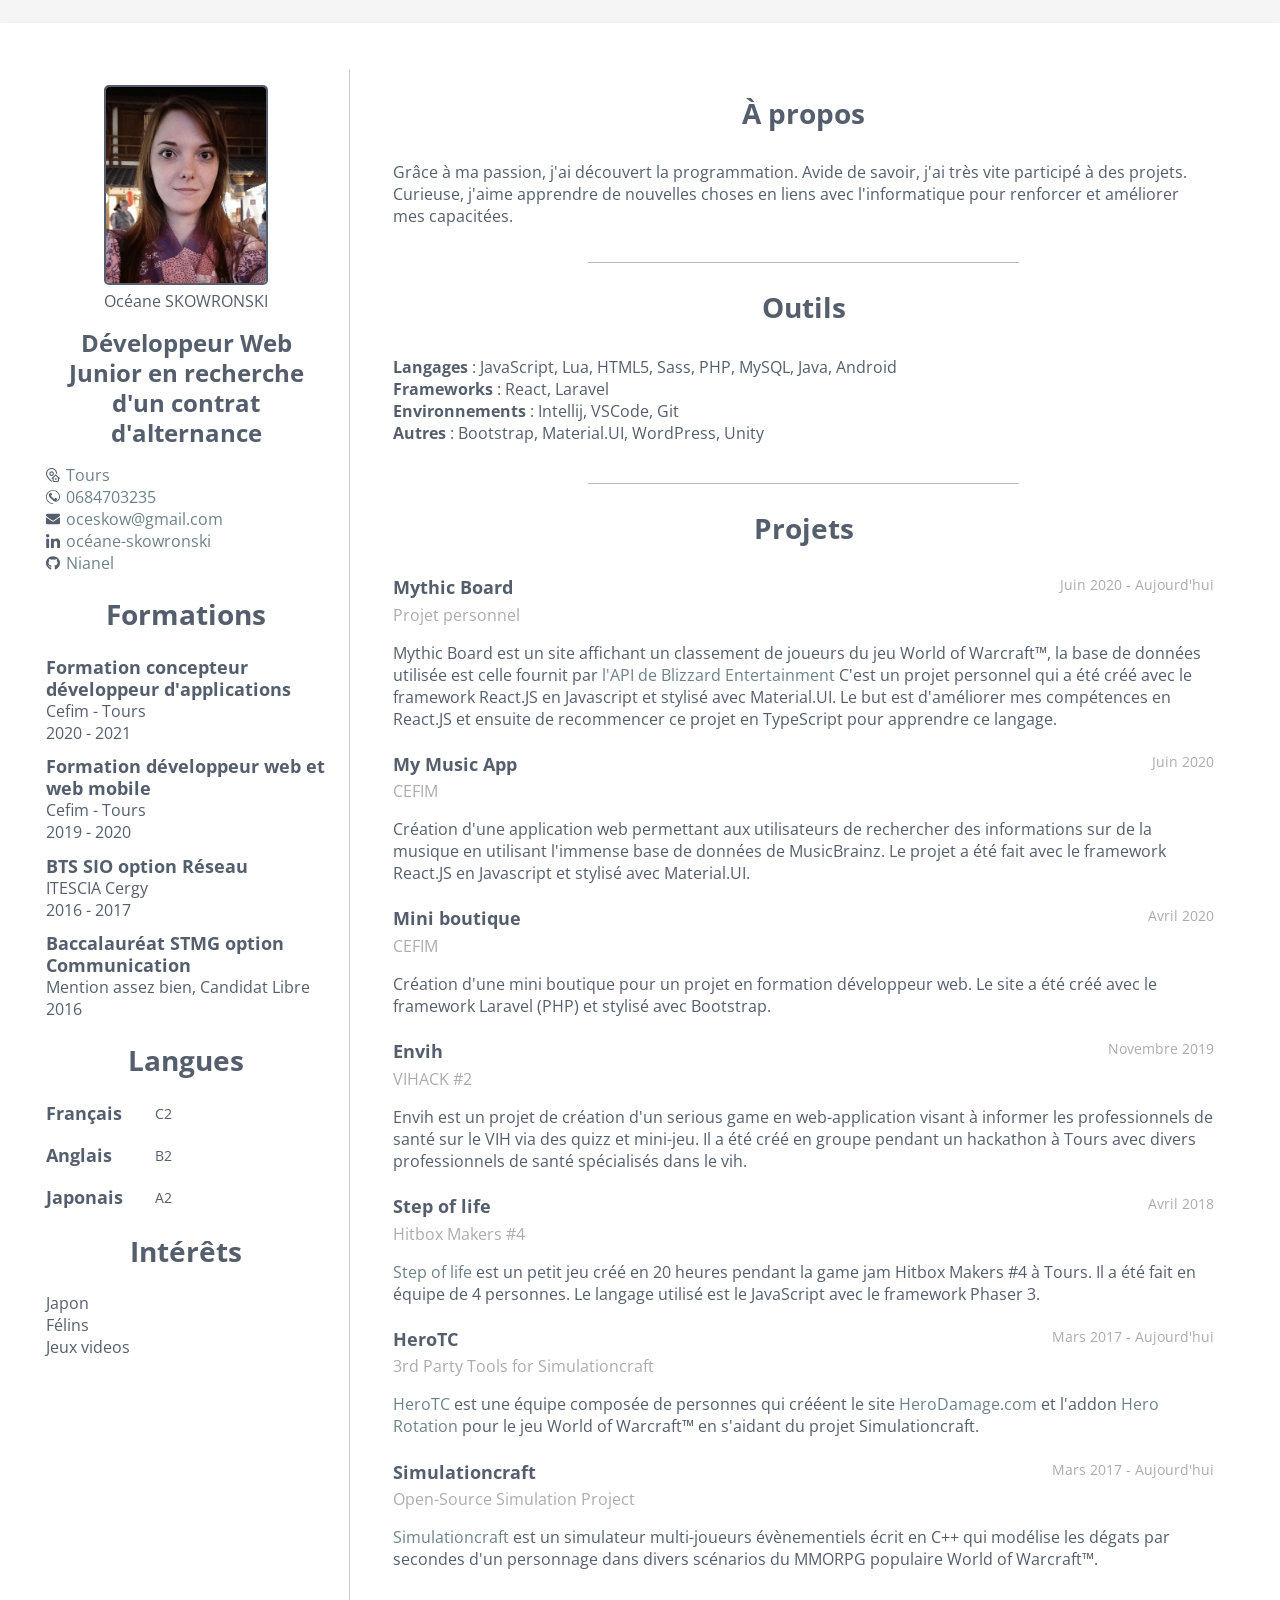
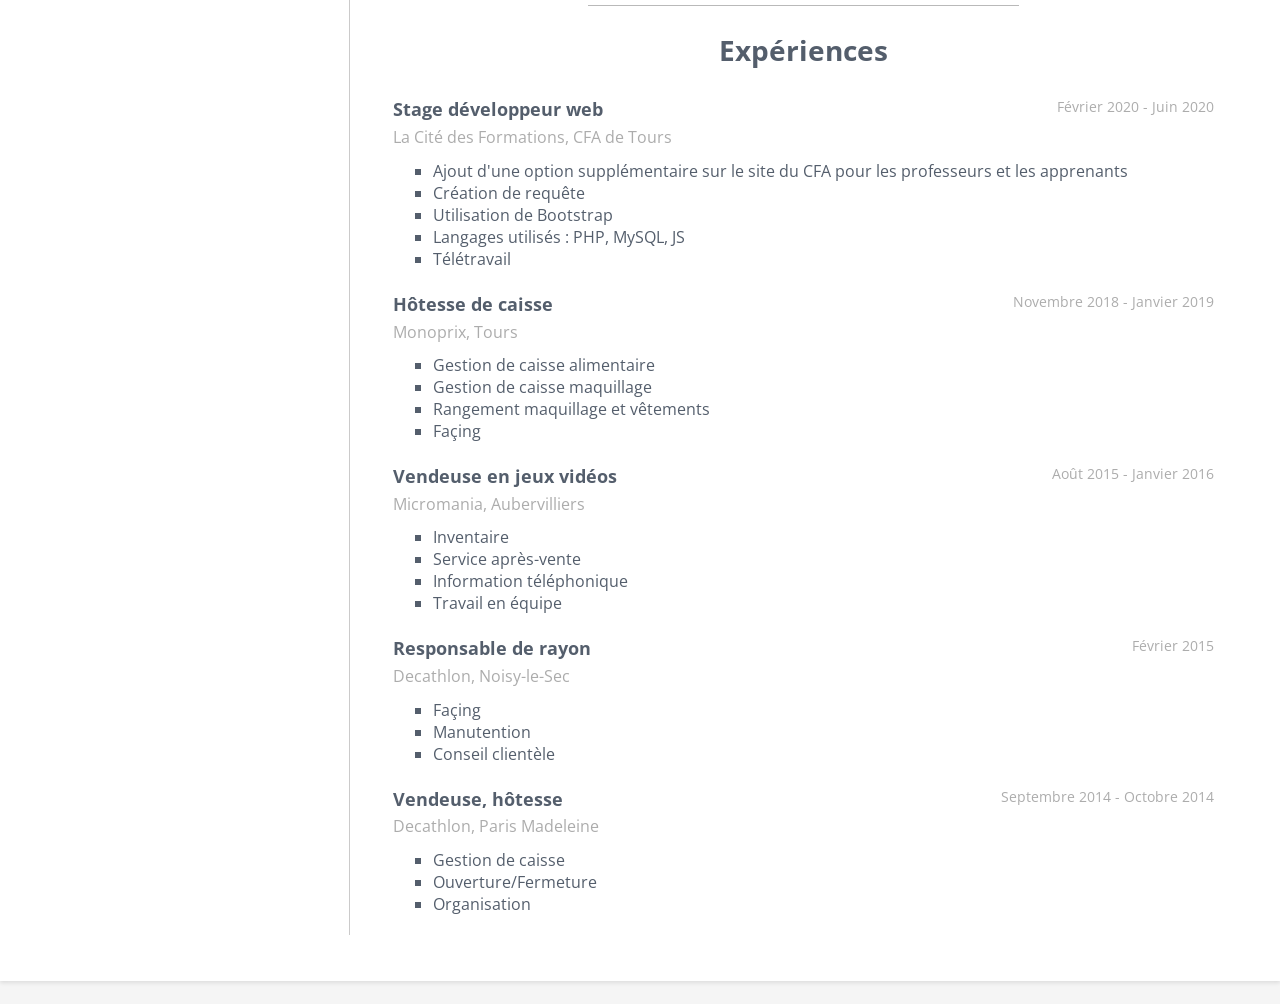
<file: index.html>
<!doctype html>
<html lang="fr">
<head>
  <meta charset="utf-8">
  <meta http-equiv="x-ua-compatible" content="ie=edge">
  <title>Océane SKOWRONSKI</title>
  <meta name="description" content="">
  <meta name="viewport" content="width=device-width, initial-scale=1">

  <link rel="apple-touch-icon-precomposed" sizes="57x57" href="./img/favicon/apple-touch-icon-57x57.png"/>
  <link rel="apple-touch-icon-precomposed" sizes="114x114" href="./img/favicon/apple-touch-icon-114x114.png"/>
  <link rel="apple-touch-icon-precomposed" sizes="72x72" href="./img/favicon/apple-touch-icon-72x72.png"/>
  <link rel="apple-touch-icon-precomposed" sizes="144x144" href="./img/favicon/apple-touch-icon-144x144.png"/>
  <link rel="apple-touch-icon-precomposed" sizes="60x60" href="./img/favicon/apple-touch-icon-60x60.png"/>
  <link rel="apple-touch-icon-precomposed" sizes="120x120" href="./img/favicon/apple-touch-icon-120x120.png"/>
  <link rel="apple-touch-icon-precomposed" sizes="76x76" href="./img/favicon/apple-touch-icon-76x76.png"/>
  <link rel="apple-touch-icon-precomposed" sizes="152x152" href="./img/favicon/apple-touch-icon-152x152.png"/>
  <link rel="icon" type="image/png" href="./img/favicon/favicon-196x196.png" sizes="196x196"/>
  <link rel="icon" type="image/png" href="./img/favicon/favicon-96x96.png" sizes="96x96"/>
  <link rel="icon" type="image/png" href="./img/favicon/favicon-32x32.png" sizes="32x32"/>
  <link rel="icon" type="image/png" href="./img/favicon/favicon-16x16.png" sizes="16x16"/>
  <link rel="icon" type="image/png" href="./img/favicon/favicon-128.png" sizes="128x128"/>
  <meta name="application-name" content="Océane SKOWRONSKI"/>
  <meta name="msapplication-TileColor" content="#FFFFFF"/>
  <meta name="msapplication-TileImage" content="./img/favicon/mstile-144x144.png"/>
  <meta name="msapplication-square70x70logo" content="./img/favicon/mstile-70x70.png"/>
  <meta name="msapplication-square150x150logo" content="./img/favicon/mstile-150x150.png"/>
  <meta name="msapplication-wide310x150logo" content="./img/favicon/mstile-310x150.png"/>
  <meta name="msapplication-square310x310logo" content="./img/favicon/mstile-310x310.png"/>

  <link href="https://fonts.googleapis.com/css?family=Open+Sans" rel="stylesheet">
  <link rel="stylesheet" href="./css/normalize.css">
  <link rel="stylesheet" href="./css/main.css">
</head>
<body>

<main>
  <article id="cv">
    <div id="sidebar">
      <section id="about">
        <figure>
          <img src="./img/me.png" alt="picture of me">
          <figcaption>Océane SKOWRONSKI</figcaption>
        </figure>
        <h1>Développeur Web Junior en recherche d'un contrat d'alternance</h1>
      </section>
      <section id="links">
        <ul>
          <li>
            <a href="https://goo.gl/maps/8fyvjDsKUUS2BuRR8" title="Localisation" target="_blank">Tours</a>
          </li>
          <li>
            <a href="tel:0684703235" title="Telephone">0684703235</a>
          </li>
          <li>
            <a href="mailto:oceskow@gmail.com" title="Email">oceskow@gmail.com</a>
          </li>
          <li>
            <a href="https://www.linkedin.com/in/oc%C3%A9ane-skowronski-62963412b/" title="LinkedIn" target="_blank">océane-skowronski</a>
          </li>
          <li>
            <a href="https://github.com/Nianel" title="GitHub" target="_blank">Nianel</a>
          </li>
        </ul>
      </section>
      <section id="education">
        <h2>Formations</h2>
        <ul>
          <li><h3>Formation concepteur développeur d'applications</h3><h4>Cefim - Tours<br>2020 - 2021</h4></li>
          <li><h3>Formation développeur web et web mobile</h3><h4>Cefim - Tours<br>2019 - 2020</h4></li>
          <li><h3>BTS SIO option Réseau</h3><h4>ITESCIA Cergy<br>2016 - 2017</h4></li>
          <li><h3>Baccalauréat STMG option Communication</h3><h4>Mention assez bien, Candidat Libre<br>2016</h4></li>
        </ul>
      </section>
      <section id="langs">
        <h2>Langues</h2>
        <ul>
          <li><h3>Français<span class="level">C2</span></h3></li>
          <li><h3>Anglais<span class="level">B2</span></h3></li>
          <li><h3>Japonais<span class="level">A2</span></h3></li>
        </ul>
      </section>
      <section>
        <h2>Intérêts</h2>
        <ul>
          <li>Japon</li>
          <li>Félins</li>
          <li>Jeux videos</li>
        </ul>
      </section>
    </div>
    <div id="content">
      <section id="profile">
        <h2>À propos</h2>
        <p>
          Grâce à ma passion, j'ai découvert la programmation. Avide de savoir, j'ai très vite participé à des
          projets.<br>
          Curieuse, j'aime apprendre de nouvelles choses en liens avec l'informatique pour renforcer et améliorer mes
          capacitées.
        </p>
      </section>
      <section id="tools">
        <h2>Outils</h2>
        <ul>
          <li>
            <strong>Langages</strong> :
            JavaScript, Lua, HTML5, Sass, PHP, MySQL, Java, Android
          </li>
          <li>
            <strong>Frameworks</strong> :
            React, Laravel
          </li>
          <li>
            <strong>Environnements</strong> :
            Intellij, VSCode, Git
          </li>
          <li>
            <strong>Autres</strong> :
            Bootstrap, Material.UI, WordPress, Unity
          </li>
        </ul>
      </section>
      <section id="projects">
        <h2>Projets</h2>
        <div>
          <h3>Mythic Board<span class="period">Juin 2020 - Aujourd'hui</span></h3>
          <h4>Projet personnel</h4>
          <p> Mythic Board est un site affichant un classement de joueurs du jeu World of Warcraft™, la base de données utilisée est celle fournit par <a href="https://develop.battle.net/documentation" title="API Blizzard" target="_blank">l'API de Blizzard Entertainment</a>
            C'est un projet personnel qui a été créé avec le framework React.JS en Javascript et stylisé avec Material.UI. Le but est d'améliorer mes compétences en React.JS et ensuite de recommencer ce projet en TypeScript pour apprendre ce langage.
          </p>
        </div>
        <div>
          <h3>My Music App<span class="period">Juin 2020</span></h3>
          <h4>CEFIM</h4>
          <p> Création d'une application web permettant aux utilisateurs de rechercher des informations sur de la musique en utilisant l'immense base de données de MusicBrainz.
            Le projet a été fait avec le framework React.JS en Javascript et stylisé avec Material.UI.
          </p>
        </div>
        <div>
          <h3>Mini boutique<span class="period">Avril 2020</span></h3>
          <h4>CEFIM</h4>
          <p> Création d'une mini boutique pour un projet en formation développeur web.
            Le site a été créé avec le framework Laravel (PHP) et stylisé avec Bootstrap.
          </p>
        </div>
        <div>
          <h3>Envih<span class="period">Novembre 2019</span></h3>
          <h4>VIHACK #2</h4>
          <p> Envih est un projet de création d'un serious game en web-application visant à informer les professionnels de
            santé sur le VIH via des quizz et mini-jeu.
            Il a été créé en groupe pendant un hackathon à Tours avec divers professionnels de santé spécialisés dans le
            vih.
          </p>
        </div>
        <div>
          <h3>Step of life<span class="period">Avril 2018</span></h3>
          <h4>Hitbox Makers #4</h4>
          <p>
            <a href="https://github.com/Nianel/steps-of-life" title="Step of life GitHub" target="_blank">Step of
              life</a> est un petit jeu créé en 20 heures pendant la game jam Hitbox Makers #4 à Tours. Il a été fait en
            équipe de 4
            personnes. Le langage utilisé est le JavaScript avec le framework Phaser 3.
          </p>
        </div>
        <div>
          <h3>HeroTC<span class="period">Mars 2017 - Aujourd'hui</span></h3>
          <h4>3rd Party Tools for Simulationcraft</h4>
          <p>
            <a href="https://github.com/herotc" title="HeroTC GitHub" target="_blank">HeroTC</a> est une
            équipe composée de personnes qui crééent le site <a href="https://www.herodamage.com/" title="HeroDamage"
                                                                target="_blank">HeroDamage.com</a> et l'addon <a
            href="https://github.com/herotc/hero-rotation" title="HeroRotation" target="_blank">Hero Rotation</a> pour
            le jeu World of Warcraft™ en s'aidant du projet Simulationcraft.
          </p>
        </div>
        <div>
          <h3>Simulationcraft<span class="period">Mars 2017 - Aujourd'hui</span></h3>
          <h4>Open-Source Simulation Project</h4>
          <p>
            <a href="https://github.com/simulationcraft/simc" title="Simulationcraft GitHub" target="_blank">Simulationcraft</a>
            est un simulateur multi-joueurs évènementiels écrit en C++ qui modélise les dégats par secondes d'un
            personnage dans divers scénarios du MMORPG populaire World of Warcraft™.
          </p>
        </div>
      </section>
      <section id="experiences">
        <h2>Expériences</h2>
        <div>
          <h3>Stage développeur web<span class="period">Février 2020 - Juin 2020</span></h3>
          <h4>La Cité des Formations, CFA de Tours</h4>
          <ul>
            <li>Ajout d'une option supplémentaire sur le site du CFA pour les professeurs et les apprenants</li>
            <li>Création de requête</li>
            <li>Utilisation de Bootstrap</li>
            <li>Langages utilisés : PHP, MySQL, JS</li>
            <li>Télétravail</li>
          </ul>
        </div>
        <div>
          <h3>Hôtesse de caisse<span class="period">Novembre 2018 - Janvier 2019</span></h3>
          <h4>Monoprix, Tours</h4>
          <ul>
            <li>Gestion de caisse alimentaire</li>
            <li>Gestion de caisse maquillage</li>
            <li>Rangement maquillage et vêtements</li>
            <li>Façing</li>
          </ul>
        </div>
        <div>
          <h3>Vendeuse en jeux vidéos<span class="period">Août 2015 - Janvier 2016</span></h3>
          <h4>Micromania, Aubervilliers</h4>
          <ul>
            <li>Inventaire</li>
            <li>Service après-vente</li>
            <li>Information téléphonique</li>
            <li>Travail en équipe</li>
          </ul>
        </div>
        <div>
          <h3>Responsable de rayon<span class="period">Février 2015</span></h3>
          <h4>Decathlon, Noisy-le-Sec</h4>
          <ul>
            <li>Façing</li>
            <li>Manutention</li>
            <li>Conseil clientèle</li>
          </ul>
        </div>
        <div>
          <h3>Vendeuse, hôtesse<span class="period">Septembre 2014 - Octobre 2014</span></h3>
          <h4>Decathlon, Paris Madeleine</h4>
          <ul>
            <li>Gestion de caisse</li>
            <li>Ouverture/Fermeture</li>
            <li>Organisation</li>
          </ul>
        </div>
      </section>
    </div>
  </article>
</main>
</body>
</html>
</file>
<file: css/main.css>
body {
  font-size: 1rem;
  line-height: 1.25;
}

@media all and (min-width: 48em) {
  body {
    font-size: 1rem;
    line-height: 1.375;
  }
}

h1, .h1 {
  font-size: 1.625rem;
  line-height: 1.15384615;
}

@media all and (min-width: 48em) {
  h1, .h1 {
    font-size: 2rem;
    line-height: 1.25;
  }
}

@media all and (min-width: 62em) {
  h1, .h1 {
    font-size: 2.25rem;
    line-height: 1.25;
  }
}

h2, .h2 {
  font-size: 1.375rem;
  line-height: 1.13636364;
}

@media all and (min-width: 48em) {
  h2, .h2 {
    font-size: 1.5rem;
    line-height: 1.25;
  }
}

@media all and (min-width: 62em) {
  h2, .h2 {
    font-size: 1.75rem;
    line-height: 1.25;
  }
}

h3, .h3 {
  font-size: 1.125rem;
  line-height: 1.11111111;
}

@media all and (min-width: 48em) {
  h3, .h3 {
    line-height: 1.22222222;
  }
}

blockquote {
  font-size: 1.25rem;
  line-height: 1.25;
}

@media all and (min-width: 48em) {
  blockquote {
    font-size: 1.5rem;
    line-height: 1.45833333;
  }
}

ul {
  list-style: none;
  margin: 0;
  padding: 0;
}

a, a:visited, a:hover, a:active {
  color: rgb(109, 130, 136);
}

a, a:visited, a:active {
  text-decoration: none;
}

a:hover {
  text-decoration: underline;
}

body {
  background: #F5F5F5;
  color: #545E6C;
  font-family: 'Open Sans', sans-serif;
  padding: 1.44rem 0;
}

body article#cv {
  background-color: #FFF;
  box-shadow: 0 0.125rem 0.25rem rgba(0, 0, 0, 0.1);
  margin: auto;
  padding: 1.44rem;
}

@media all and (min-width: 48em) {
  body article#cv {
    display: flex;
    max-width: 75rem;
    padding: 2.88rem;
  }
}

body article#cv > div > section > h2 {
  text-align: center;
}

body article#cv > div#sidebar {
  margin: 0 auto;
  min-width: 17.5rem;
  max-width: 17.5rem;
}

@media all and (min-width: 48em) {
  body article#cv > div#sidebar {
    border-right: 0.0625rem groove rgba(168, 167, 167, 0.6);
    padding-right: 1.44rem;
  }
}

body article#cv > div#sidebar > section#about {
  text-align: center;
}

body article#cv > div#sidebar > section#about > figure > img {
  border: 0.125rem solid #545E6C;
  border-radius: 0.3125rem;
  max-width: 80%;
  max-height: 80%;
}

body article#cv > div#sidebar > section#about > h1 {
  font-size: 1.5rem;
}

body article#cv > div#sidebar > section#links > ul > li {
  background-position: 0 50%;
  background-repeat: no-repeat;
  background-size: 0.875rem;
  padding-left: 1.25rem;
}

body article#cv > div#sidebar > section#links > ul > li:nth-of-type(1) {
  background-image: url("../img/address.svg");
}

body article#cv > div#sidebar > section#links > ul > li:nth-of-type(2) {
  background-image: url("../img/telephone.svg");
}

body article#cv > div#sidebar > section#links > ul > li:nth-of-type(3) {
  background-image: url("../img/mail.svg");
}

body article#cv > div#sidebar > section#links > ul > li:nth-of-type(4) {
  background-image: url("../img/linkedin.svg");
}

body article#cv > div#sidebar > section#links > ul > li:nth-of-type(5) {
  background-image: url("../img/github.svg");
}

body article#cv > div#sidebar > section#education > ul > li > h3, body article#cv > div#sidebar > section#education > ul > li > h4 {
  margin: 0;
}

body article#cv > div#sidebar > section#education > ul > li > h4 {
  font-weight: normal;
}

body article#cv > div#sidebar > section#education > ul > li:not(:last-child) {
  margin-bottom: 0.72rem;
}

body article#cv > div#sidebar > section#langs > ul {
  max-width: 45%;
}

body article#cv > div#sidebar > section#langs > ul > li > h3 {
  display: flex;
  justify-content: space-between;
}

body article#cv > div#sidebar > section#langs > ul > li > h3 > span.level {
  font-size: 80%;
  font-weight: normal;
  line-height: 1.7;
}

@media all and (min-width: 48em) {
  body article#cv > div#content {
    padding-left: 1.44rem;
  }
}

body article#cv > div#content > section {
  padding: 20px;
}

body article#cv > div#content > section:not(:last-child) {
  background: linear-gradient(to right, transparent 25%, rgba(116, 116, 116, 0.5) 25%, rgba(116, 116, 116, 0.5) 75%, transparent 75%) no-repeat bottom;
  background-size: 100% 1px;
}

body article#cv > div#content > section#tools {
  padding: 20px;
}

body article#cv > div#content > section#tools > ul {
  margin-bottom: 20px;
}

body article#cv > div#content > section > h2 {
  color: #545E6C;
  line-height: 1.75;
  margin-block-start: 0;
}

body article#cv > div#content > section#experiences > div > h3, body article#cv > div#content > section#experiences > div > h4, body article#cv > div#content > section#projects > div > h3, body article#cv > div#content > section#projects > div > h4 {
  margin: 0;
}

body article#cv > div#content > section#experiences > div > h3, body article#cv > div#content > section#projects > div > h3 {
  display: flex;
  justify-content: space-between;
  margin: 1.44rem 0 0.36rem 0;
}

body article#cv > div#content > section#experiences > div > h3 > span.period, body article#cv > div#content > section#projects > div > h3 > span.period {
  color: rgba(116, 116, 116, 0.6);
  font-size: 80%;
  font-weight: normal;
}

body article#cv > div#content > section#experiences > div > h4, body article#cv > div#content > section#projects > div > h4 {
  color: rgba(116, 116, 116, 0.6);
  font-weight: normal;
  margin-bottom: 0.72rem;
}

body article#cv > div#content > section#experiences > div > ul, body article#cv > div#content > section#projects > div > ul {
  list-style: square;
  padding-left: 2.5rem;
}

@media print {
  body {
    background: none;
    padding: 0;
  }

  body article#cv {
    background-color: transparent;
    box-shadow: none;
    padding: 0;
  }
}

/*# sourceMappingURL=main.css.map */
</file>
